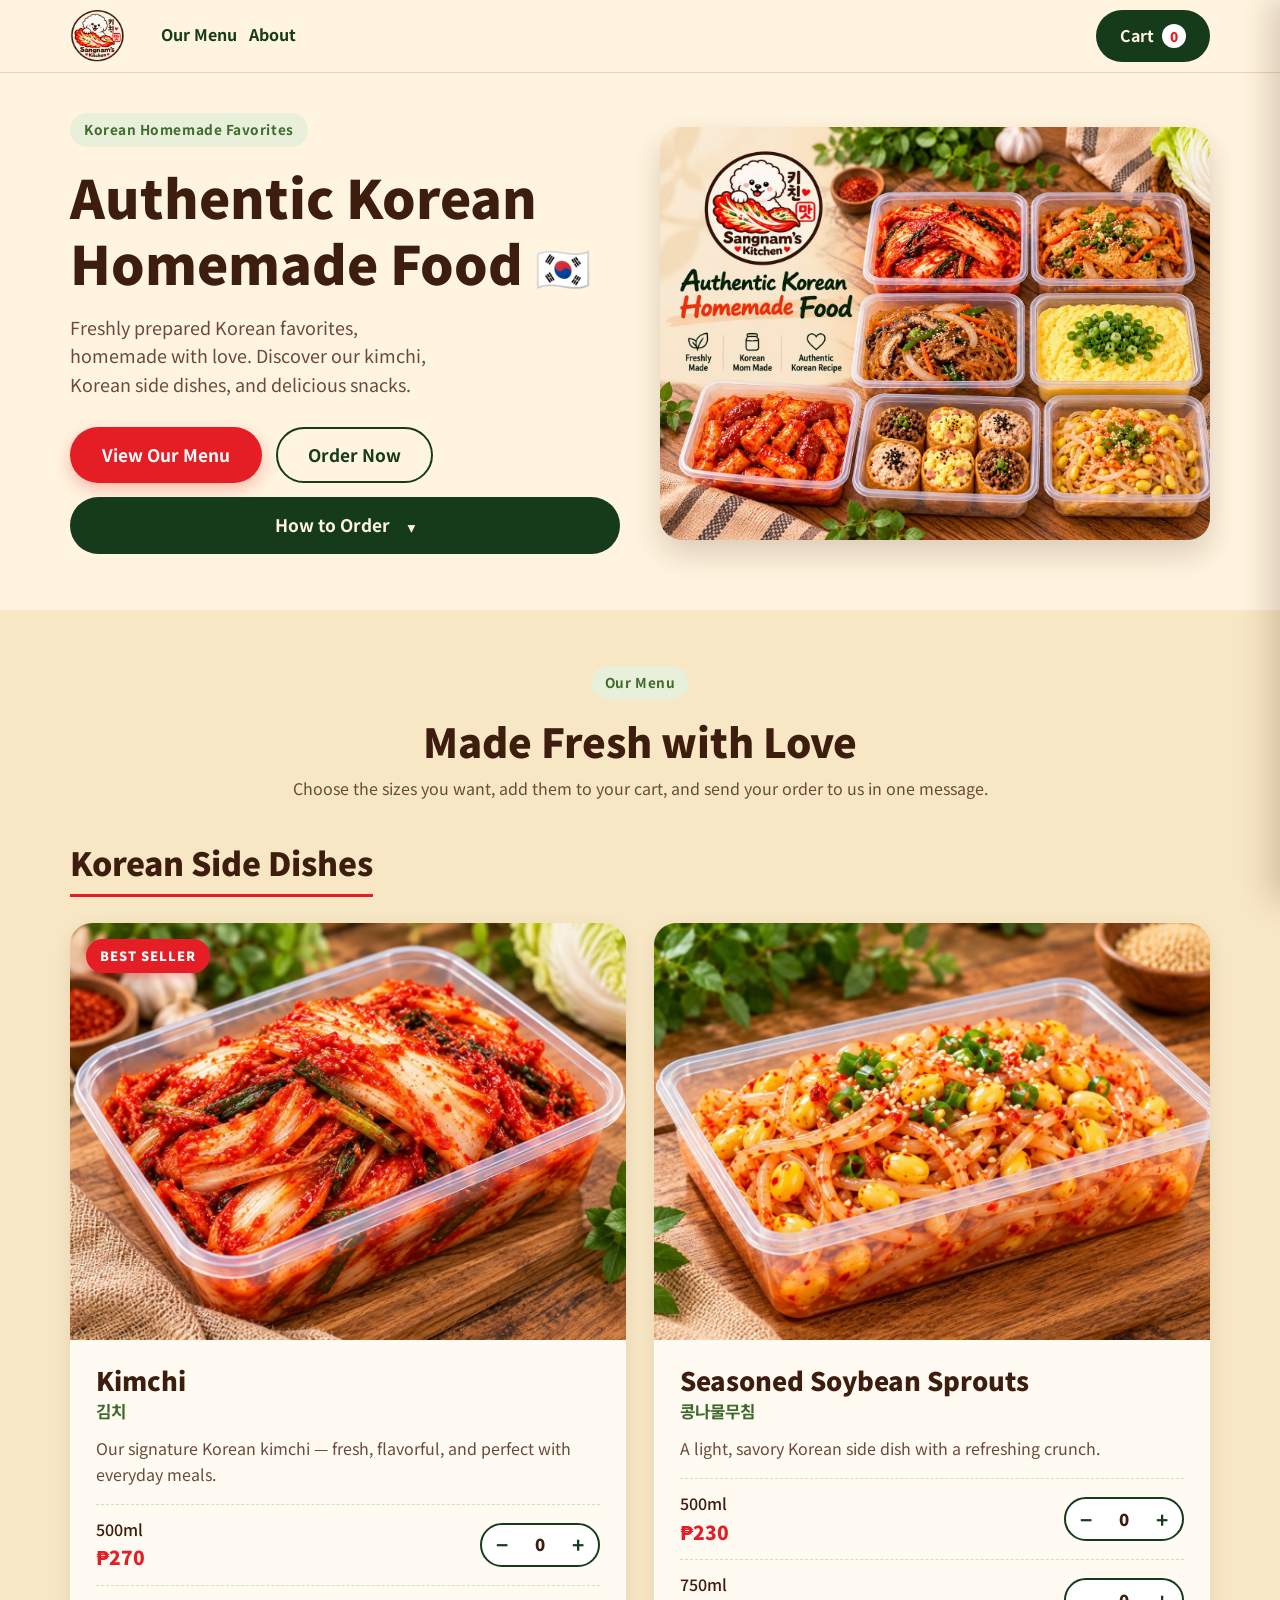
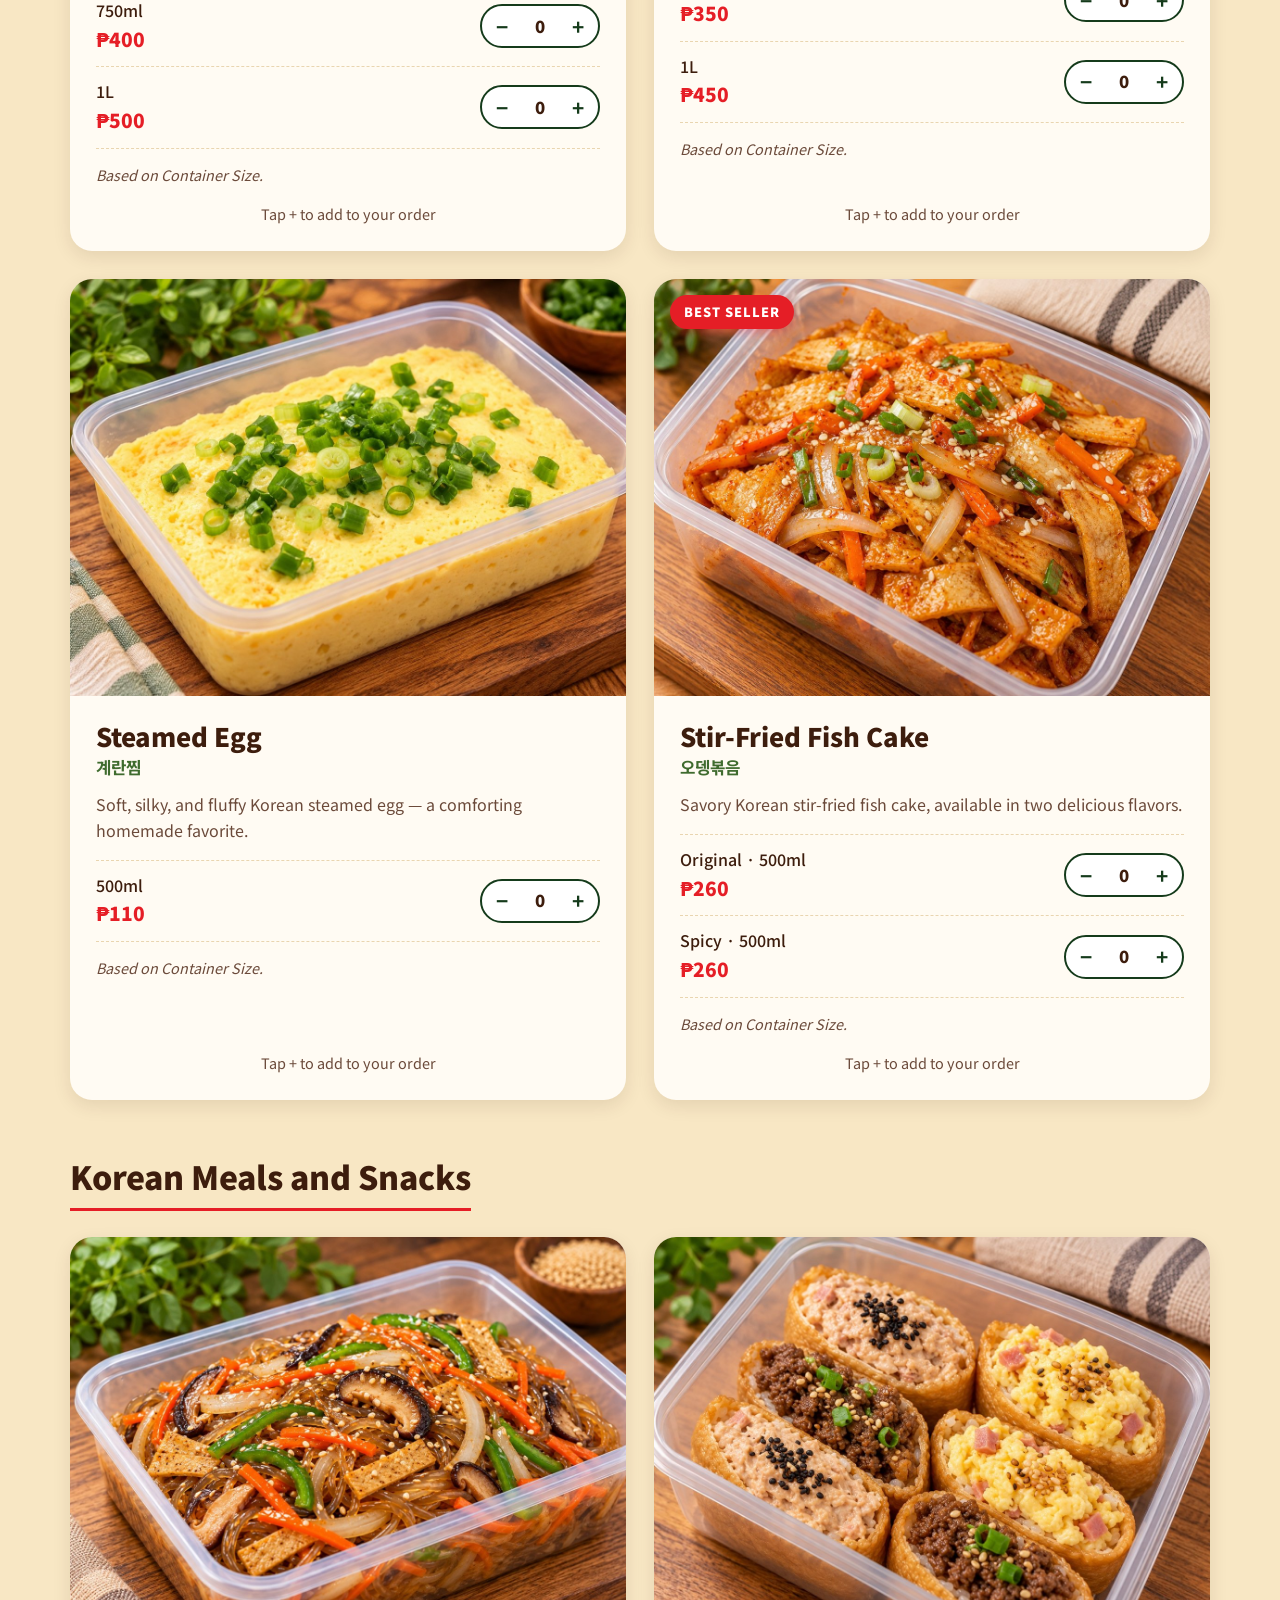
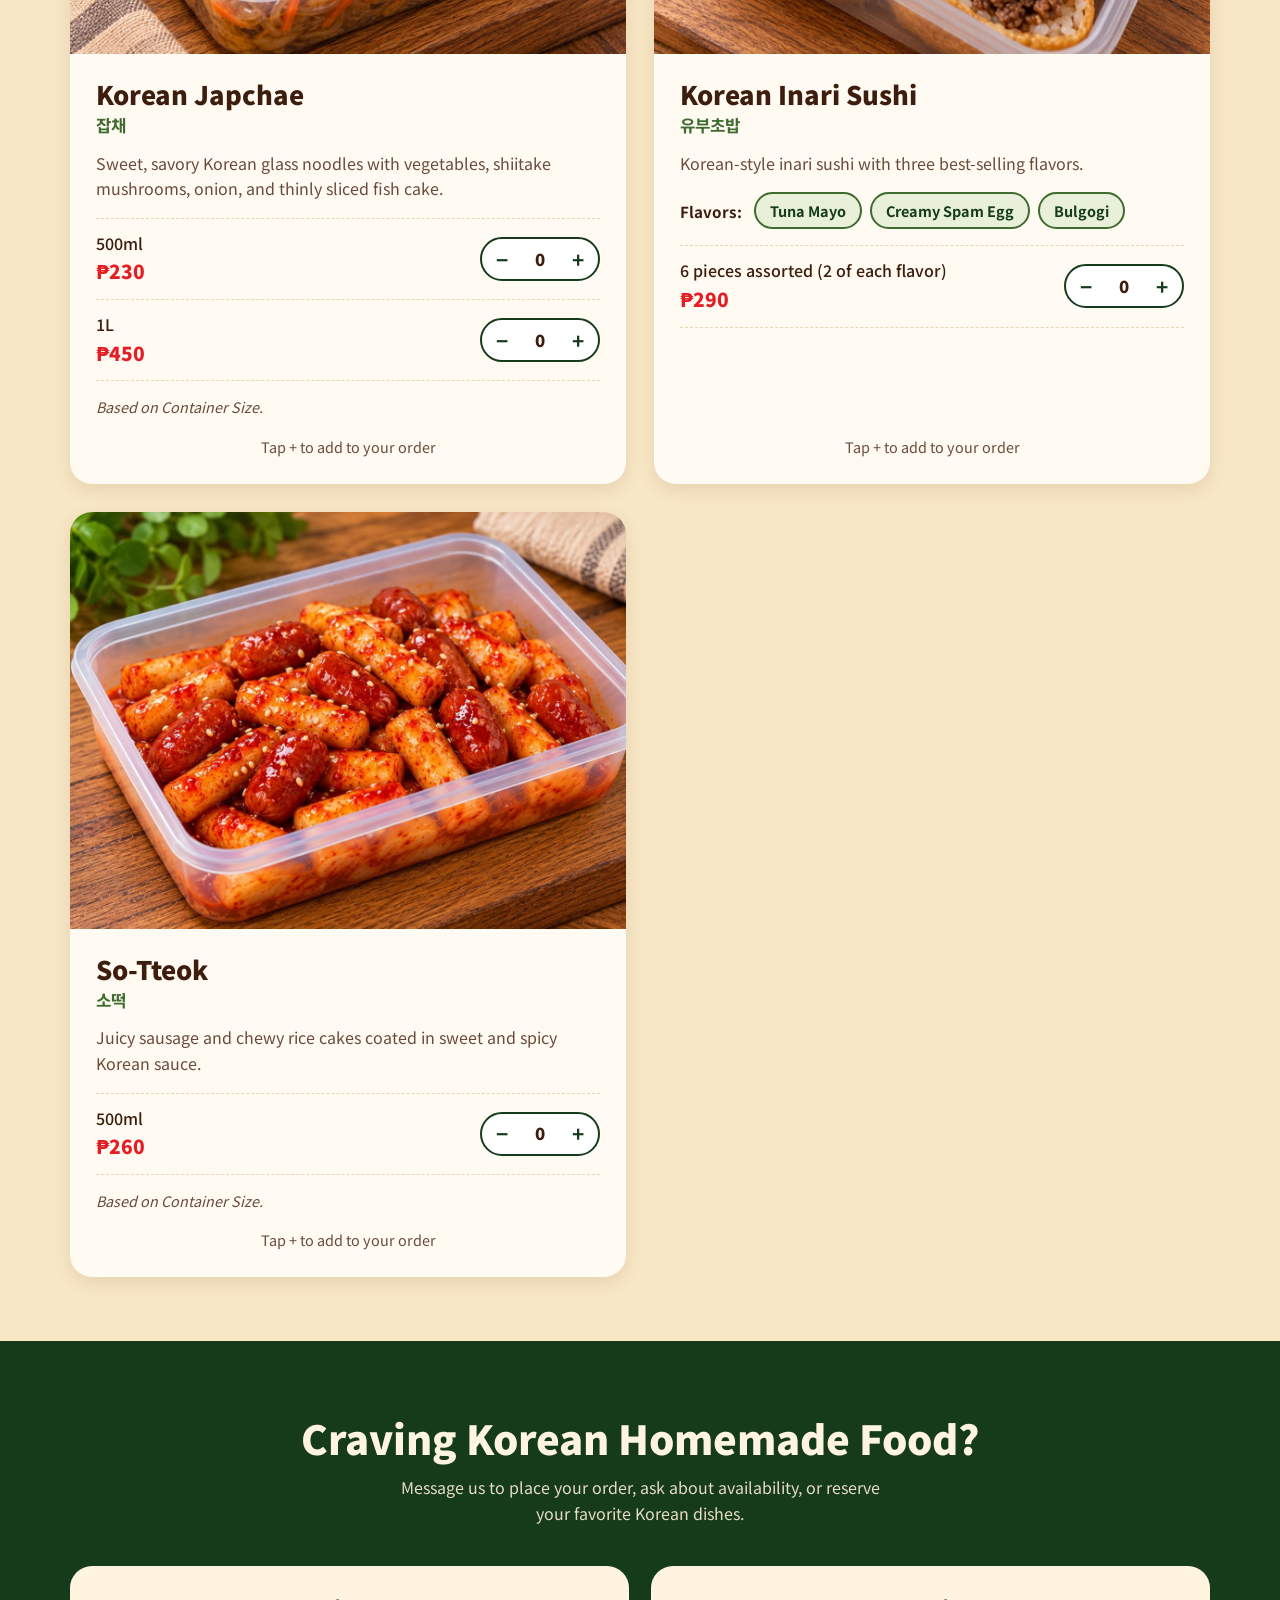
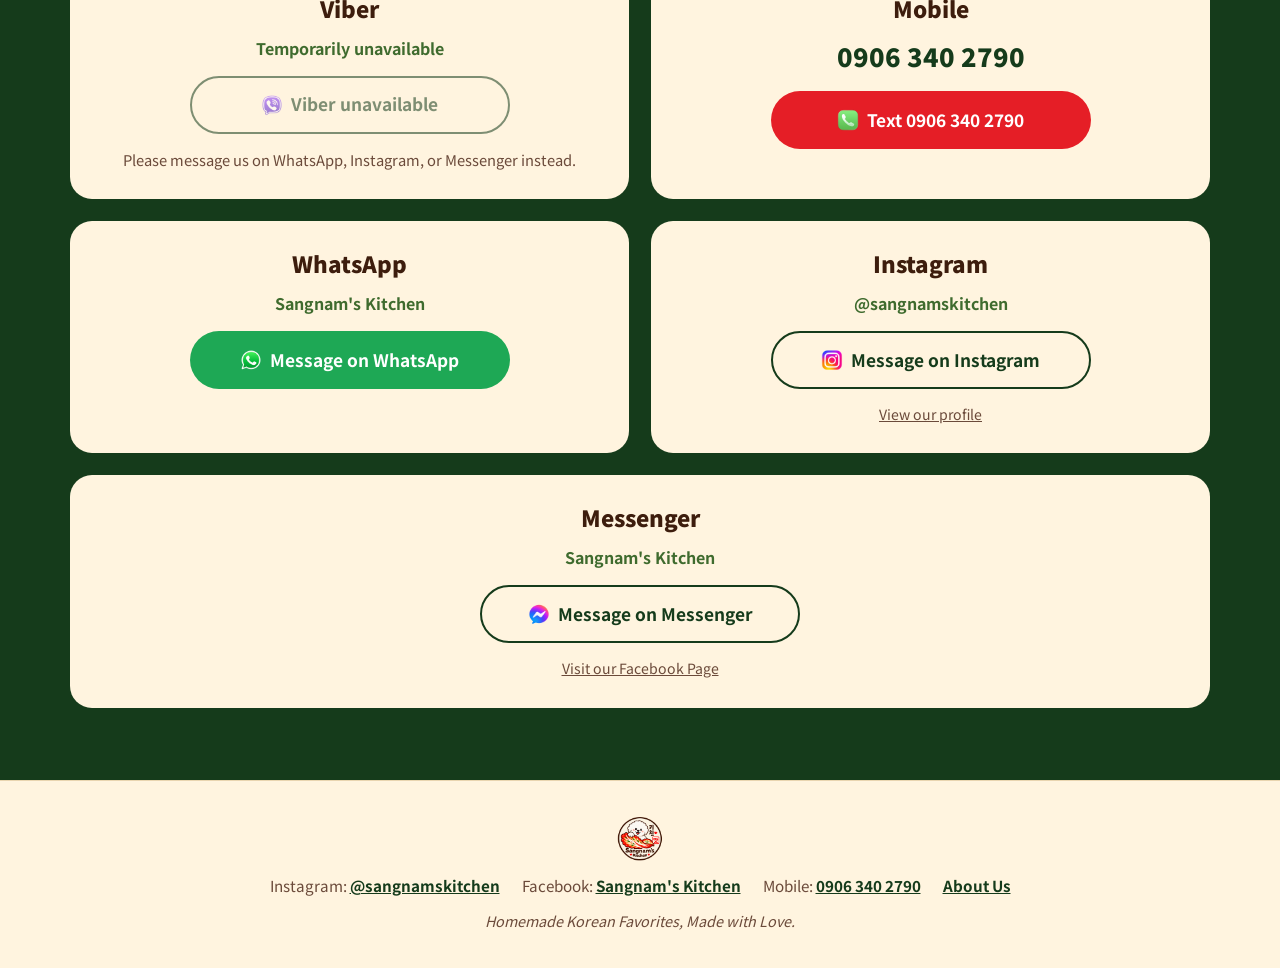
<file: index.html>
<!doctype html>
<html lang="en">
<head>
  <meta charset="UTF-8" />
  <meta name="viewport" content="width=device-width, initial-scale=1.0" />
  <meta name="description" content="Sangnam's Kitchen: freshly prepared Korean homemade favorites in Acacia Estates, Taguig. Kimchi, Korean side dishes, and snacks. Build your order and send it via WhatsApp, Messenger, or Instagram." />
  <meta name="theme-color" content="#FFF4DF" />
  <meta property="og:title" content="Sangnam's Kitchen | Authentic Korean Homemade Food" />
  <meta property="og:description" content="Homemade Korean favorites, made fresh with love. View our menu and place your order." />
  <meta property="og:type" content="website" />
  <title>Sangnam's Kitchen | Authentic Korean Homemade Food</title>
  <link rel="icon" href="images/logo.png" />
  <link rel="preconnect" href="https://fonts.googleapis.com" />
  <link rel="preconnect" href="https://fonts.gstatic.com" crossorigin />
  <link href="https://fonts.googleapis.com/css2?family=Noto+Sans+KR:wght@400;500;700;900&display=swap" rel="stylesheet" />
  <link rel="stylesheet" href="style.css" />
</head>
<body>

  <!-- HEADER -->
  <header class="site-header">
    <div class="container header-inner">
      <a href="#top" class="brand" aria-label="Sangnam's Kitchen, back to top">
        <img class="logo" src="images/logo.png" alt="Sangnam's Kitchen logo"
             onerror="this.outerHTML='<span class=&quot;wordmark&quot;>Sangnam&rsquo;s Kitchen</span>'" />
      </a>
      <nav class="site-nav" aria-label="Main">
        <a href="#menu" class="nav-link">Our Menu</a>
        <a href="about.html" class="nav-link">About</a>
      </nav>
      <button type="button" class="btn btn-viber btn-md header-cart" data-open-cart aria-controls="cart">
        Cart <span class="cart-count" data-cart-count>0</span>
      </button>
    </div>
  </header>

  <main id="top">

    <!-- HERO -->
    <section class="hero" aria-labelledby="hero-title">
      <div class="container hero-inner">
        <div class="hero-text">
          <span class="eyebrow">Korean Homemade Favorites</span>
          <h1 id="hero-title">Authentic Korean Homemade Food <span class="flag" aria-hidden="true">🇰🇷</span></h1>
          <p class="hero-sub">Freshly prepared Korean favorites, homemade with love. Discover our kimchi, Korean side dishes, and delicious snacks.</p>
          <div class="hero-actions">
            <a href="#menu" class="btn btn-primary btn-lg">View Our Menu</a>
            <button type="button" class="btn btn-outline btn-lg" data-open-cart>Order Now</button>
            <details class="how-details" id="how-to-order">
              <summary class="btn btn-green btn-lg how-summary">How to Order</summary>
              <div class="how-panel">
                <ol class="steps">
          <li><span class="step-num">1</span><div><strong>Choose your dishes.</strong> Tap <b>+</b> under the size you want. Tap <b>&minus;</b> to lower the number.</div></li>
          <li><span class="step-num">2</span><div><strong>Open your cart.</strong> Tap <b>Cart</b> at the top to review your order and total.</div></li>
          <li><span class="step-num">3</span><div><strong>Send your order.</strong> Tap <b>Send My Order</b> and choose WhatsApp, Messenger, Instagram, or any app. Then tap Send in that chat.</div></li>
        </ol>
                <div class="how-note">
          <p><strong>Did not see the app list?</strong> Tap <b>Copy Order</b>, open WhatsApp, Messenger, or Instagram, press and hold the message box, and tap <b>Paste</b>.</p>
          <p>WhatsApp, Messenger, and Instagram must be installed on your phone. Open this page in Safari (iPhone) or Chrome (Android), not inside the Facebook or Instagram app.</p>
        </div>
              </div>
            </details>
          </div>
        </div>
        <div class="hero-media">
          <img class="hero-img" src="images/hero.jpg" alt="Sangnam's Kitchen Korean homemade dishes, featuring kimchi" loading="eager"
               onerror="this.outerHTML=pendingHTML('hero.jpg')" />
        </div>
      </div>
    </section>

    <!-- MENU -->
    <section class="menu" id="menu" aria-labelledby="menu-title">
      <div class="container">
        <header class="section-head">
          <span class="eyebrow">Our Menu</span>
          <h2 id="menu-title">Made Fresh with Love</h2>
          <p>Choose the sizes you want, add them to your cart, and send your order to us in one message.</p>
        </header>
        <div id="menu-categories"></div>
      </div>
    </section>

    <!-- CONTACT -->
    <section class="contact" id="contact" aria-labelledby="contact-title">
      <div class="container">
        <header class="contact-head">
          <h2 id="contact-title">Craving Korean Homemade Food?</h2>
          <p>Message us to place your order, ask about availability, or reserve your favorite Korean dishes.</p>
        </header>
        <div class="contact-grid" id="contact-grid"></div>
      </div>
    </section>

  </main>

  <!-- FOOTER -->
  <footer class="site-footer">
    <div class="container footer-inner">
      <img class="footer-logo" src="images/logo.png" alt="Sangnam's Kitchen"
           onerror="this.outerHTML='<span class=&quot;wordmark&quot;>Sangnam&rsquo;s Kitchen</span>'" />
      <ul class="footer-links">
        <li>Instagram: <a href="https://www.instagram.com/sangnamskitchen/" target="_blank" rel="noopener noreferrer">@sangnamskitchen</a></li>
        <li>Facebook: <a href="https://www.facebook.com/sangnamskitchen/" target="_blank" rel="noopener noreferrer">Sangnam's Kitchen</a></li>
        <li>Mobile: <a href="tel:+639063402790">0906 340 2790</a></li>
        <li><a href="about.html">About Us</a></li>
      </ul>
      <p class="footer-tagline">Homemade Korean Favorites, Made with Love.</p>
    </div>
  </footer>

  <!-- CART DRAWER -->
  <div class="cart-overlay" id="cart-overlay" data-close-cart></div>
  <aside class="cart" id="cart" role="dialog" aria-modal="true" aria-labelledby="cart-title" aria-hidden="true">
    <div class="cart-head">
      <h2 id="cart-title">Your Order</h2>
      <button type="button" class="icon-btn" data-close-cart aria-label="Close cart">&times;</button>
    </div>

    <div class="cart-body">
      <p class="cart-empty" id="cart-empty">Your cart is empty. Add sizes from the menu to start your order.</p>
      <ul class="cart-lines" id="cart-lines"></ul>

      <div id="cart-details" hidden>

        <div class="cart-contact">
          <label class="cart-field">
            Your name (required)
            <input type="text" id="cust-name" maxlength="60" autocomplete="name" placeholder="e.g. Maria Santos" required>
          </label>
          <label class="cart-field">
            <span class="label-with-icon"><img src="images/mobile.png" alt="" class="platform-icon"> Mobile number (required)</span>
            <input type="tel" id="cust-mobile" maxlength="20" inputmode="tel" autocomplete="tel" placeholder="09XX XXX XXXX" required>
          </label>
        </div>

        <div class="cart-total">
          <span>Total</span>
          <strong id="cart-total">₱0</strong>
        </div>
        <p class="cart-note">Prices are per container size. We'll confirm availability and the final total when we reply.</p>

        <label class="cart-field">
          Order message (what gets sent)
          <textarea id="order-preview" rows="7" readonly></textarea>
        </label>
      </div>
    </div>

    <div class="cart-foot">
      <button type="button" class="btn btn-primary btn-lg btn-block" id="btn-send" disabled>Send My Order</button>
      <div class="cart-foot-row">
        <button type="button" class="btn btn-outline" id="btn-copy" disabled>Copy Order</button>
        <button type="button" class="btn btn-outline" id="btn-clear" disabled>Clear All</button>
      </div>
      <p class="send-status" id="send-status" role="status"></p>
      <p class="platform-label">Or paste your order into a chat:</p>
      <div class="platform-row">
        <a class="btn btn-viber" id="link-viber" href="#" target="_blank" rel="noopener noreferrer" data-platform><img src="images/viber.png" alt="" class="platform-icon">Viber</a>
        <a class="btn btn-messenger" id="link-messenger" href="#" target="_blank" rel="noopener noreferrer" data-platform><img src="images/messenger.png" alt="" class="platform-icon">Messenger</a>
        <a class="btn btn-instagram" id="link-instagram" href="#" target="_blank" rel="noopener noreferrer" data-platform><img src="images/instagram.png" alt="" class="platform-icon">Instagram</a>
        <a class="btn btn-whatsapp" id="link-whatsapp" href="#" target="_blank" rel="noopener noreferrer" data-platform><img src="images/whatsapp.png" alt="" class="platform-icon">WhatsApp</a>
      </div>
    </div>
  </aside>

  <!-- Mobile-only action bar -->
  <nav class="mobile-bar three" aria-label="Quick actions">
    <a href="#menu" class="mobile-bar-btn mobile-bar-btn-secondary">Menu</a>
    <a href="about.html" class="mobile-bar-btn mobile-bar-btn-secondary">About</a>
    <button type="button" class="mobile-bar-btn mobile-bar-btn-primary" data-open-cart>
      Cart <span class="cart-count" data-cart-count>0</span>
    </button>
  </nav>

  <script>
    /* =========================================================
       SITE SETTINGS: edit these values
       ========================================================= */
    const SITE = {
      // Viber chat link (opens a chat with the shop's number in the Viber app).
      viberUrl: "viber://chat?number=%2B639063402790",
    viberAvailable: false, // set to true when Viber is back
      viberNumber: "639063402790",        // digits only, international format

      // Messenger and Instagram direct-message links (derived from the Facebook/Instagram pages).
      messengerUrl: "https://m.me/sangnamskitchen",
      whatsappUrl: "https://wa.me/message/4I4C3RKYYJWVM1",
      instagramDmUrl: "https://ig.me/m/sangnamskitchen",
      instagramUrl: "https://www.instagram.com/sangnamskitchen/",
      instagramHandle: "@sangnamskitchen",
      facebookUrl: "https://www.facebook.com/sangnamskitchen/",
      facebookName: "Sangnam's Kitchen",

      phoneTel: "+639063402790",
      phoneDisplay: "0906 340 2790"
    };

    /* =========================================================
       MENU: the single source of truth for products and prices.
       - prices: one entry per container size (each gets its own stepper)
       - flavorOptions: flavors that are ordered separately (each gets its own stepper)
       - flavors: flavors shown as information only (no separate ordering)
       ========================================================= */
    const CATEGORIES = [
      { id: "side-dishes", title: "Korean Side Dishes" },
      { id: "meals-snacks", title: "Korean Meals and Snacks" }
    ];

    const CONTAINER_NOTE = "Based on Container Size.";

    const MENU = [
      // ---------- Category A: Korean Side Dishes ----------
      {
        id: "kimchi",
        name: "Kimchi",
        korean: "김치",
        category: "side-dishes",
        description: "Our signature Korean kimchi — fresh, flavorful, and perfect with everyday meals.",
        image: "kimchi.jpg",
        imageAlt: "Sangnam's Kitchen kimchi in a clear food container",
        bestSeller: true,
        prices: [
          { label: "500ml", price: 270 },
          { label: "750ml", price: 400 },
          { label: "1L", price: 500 }
        ],
        priceNote: CONTAINER_NOTE
      },
      {
        id: "seasoned-soybean-sprouts",
        name: "Seasoned Soybean Sprouts",
        korean: "콩나물무침",
        category: "side-dishes",
        description: "A light, savory Korean side dish with a refreshing crunch.",
        image: "seasoned-soybean-sprouts.jpg",
        imageAlt: "Seasoned soybean sprouts Korean side dish from Sangnam's Kitchen",
        prices: [
          { label: "500ml", price: 230 },
          { label: "750ml", price: 350 },
          { label: "1L", price: 450 }
        ],
        priceNote: CONTAINER_NOTE
      },
      {
        id: "steamed-egg",
        name: "Steamed Egg",
        korean: "계란찜",
        category: "side-dishes",
        description: "Soft, silky, and fluffy Korean steamed egg — a comforting homemade favorite.",
        image: "steamed-egg.jpg",
        imageAlt: "Soft Korean steamed egg in a container from Sangnam's Kitchen",
        prices: [{ label: "500ml", price: 110 }],
        priceNote: CONTAINER_NOTE
      },
      {
        id: "stir-fried-fish-cake",
        name: "Stir-Fried Fish Cake",
        korean: "오뎅볶음",
        category: "side-dishes",
        description: "Savory Korean stir-fried fish cake, available in two delicious flavors.",
        image: "stir-fried-fish-cake.jpg",
        imageAlt: "Korean stir-fried fish cake from Sangnam's Kitchen",
        bestSeller: true,
        flavorOptions: ["Original", "Spicy"],
        prices: [{ label: "500ml", price: 260 }],
        priceNote: CONTAINER_NOTE
      },

      // ---------- Category B: Korean Meals and Snacks ----------
      {
        id: "japchae",
        name: "Korean Japchae",
        korean: "잡채",
        category: "meals-snacks",
        description: "Sweet, savory Korean glass noodles with vegetables, shiitake mushrooms, onion, and thinly sliced fish cake.",
        image: "japchae.jpg",
        imageAlt: "Korean japchae glass noodles with vegetables in a rectangular container",
        prices: [
          { label: "500ml", price: 230 },
          { label: "1L", price: 450 }
        ],
        priceNote: CONTAINER_NOTE
      },
      {
        id: "inari-sushi",
        name: "Korean Inari Sushi",
        korean: "유부초밥",
        category: "meals-snacks",
        description: "Korean-style inari sushi with three best-selling flavors.",
        image: "inari-sushi.jpg",
        imageAlt: "Korean inari sushi pieces from Sangnam's Kitchen",
        flavors: ["Tuna Mayo", "Creamy Spam Egg", "Bulgogi"],
        prices: [{ label: "6 pieces assorted (2 of each flavor)", price: 290 }]
      },
      {
        id: "so-tteok",
        name: "So-Tteok",
        korean: "소떡",
        category: "meals-snacks",
        description: "Juicy sausage and chewy rice cakes coated in sweet and spicy Korean sauce.",
        image: "so-tteok.jpg",
        imageAlt: "Korean so-tteok sausage and rice cake skewers from Sangnam's Kitchen",
        prices: [{ label: "500ml", price: 260 }],
        priceNote: CONTAINER_NOTE
      }
    ];

    /* =========================================================
       Order options: every orderable size (and flavor) is one option
       ========================================================= */
    function optionsFor(item) {
      const flavors = item.flavorOptions || [null];
      const out = [];
      flavors.forEach((flavor) => {
        item.prices.forEach((p) => {
          out.push({
            id: [item.id, flavor || "", p.label].join("|"),
            item: item,
            label: p.label,
            text: [flavor, p.label].filter(Boolean).join(" · "),
            price: p.price
          });
        });
      });
      return out;
    }

    const ALL_OPTIONS = MENU.flatMap(optionsFor);
    const OPTION_BY_ID = {};
    ALL_OPTIONS.forEach((o) => { OPTION_BY_ID[o.id] = o; });

    /* =========================================================
       Cart state (kept in this browser only; cleared with "Clear All")
       ========================================================= */
    const CART_KEY = "sangnams-kitchen-cart";
    let cart = {};

    try {
      const saved = JSON.parse(localStorage.getItem(CART_KEY) || "{}");
      if (saved && typeof saved === "object") cart = saved;
    } catch (e) { /* storage unavailable: cart works for this visit only */ }

    function saveCart() {
      try { localStorage.setItem(CART_KEY, JSON.stringify(cart)); } catch (e) { /* ignore */ }
    }

    function cartLines() {
      return Object.keys(cart)
        .filter((id) => OPTION_BY_ID[id] && cart[id] > 0)
        .map((id) => ({ opt: OPTION_BY_ID[id], qty: cart[id] }));
    }

    function cartCount() {
      return cartLines().reduce((sum, l) => sum + l.qty, 0);
    }

    function cartTotal() {
      return cartLines().reduce((sum, l) => sum + l.qty * l.opt.price, 0);
    }

    function setQty(id, qty) {
      const next = Math.max(0, Math.min(99, qty));
      if (next === 0) delete cart[id];
      else cart[id] = next;
      saveCart();
      refreshUI();
    }

    /* =========================================================
       Helpers
       ========================================================= */
    function escapeHTML(str) {
      return String(str).replace(/[&<>"']/g, (c) => ({
        "&": "&amp;", "<": "&lt;", ">": "&gt;", '"': "&quot;", "'": "&#39;"
      }[c]));
    }

    function formatPeso(n) {
      return "₱" + Number(n).toLocaleString("en-PH");
    }

    function pendingHTML(file) {
      return '<div class="img-pending" role="img" aria-label="Photo pending: ' + escapeHTML(file) + '">' +
        '<span class="img-pending-title">Photo pending</span>' +
        '<span class="img-pending-file">images/' + escapeHTML(file) + "</span></div>";
    }

    function imageTag(file, alt, className) {
      return '<img class="' + className + '" src="images/' + escapeHTML(file) + '" alt="' + escapeHTML(alt) +
        '" loading="lazy" decoding="async" onerror="this.outerHTML=pendingHTML(\'' + escapeHTML(file) + '\')" />';
    }

    function stepper(id) {
      const q = cart[id] || 0;
      const safeId = escapeHTML(id);
      return '<div class="stepper">' +
        '<button type="button" class="step-btn" data-dec="' + safeId + '" aria-label="Remove one">&minus;</button>' +
        '<span class="step-qty' + (q ? " is-set" : "") + '" data-qty-for="' + safeId + '" aria-live="polite">' + q + "</span>" +
        '<button type="button" class="step-btn" data-inc="' + safeId + '" aria-label="Add one">+</button>' +
        "</div>";
    }

    /* =========================================================
       Rendering: menu and contact
       ========================================================= */
    function productCard(item) {
      const badge = item.bestSeller ? '<span class="badge">BEST SELLER</span>' : "";

      const flavorChips = item.flavors ? (
        '<div class="flavor-row" aria-label="Flavors"><span class="flavor-label">Flavors:</span>' +
        item.flavors.map((f) => '<span class="flavor-chip">' + escapeHTML(f) + "</span>").join("") +
        "</div>"
      ) : "";

      const rows = optionsFor(item).map((opt) =>
        '<li class="price-row">' +
          '<div class="price-info"><span class="price-size">' + escapeHTML(opt.text) + "</span>" +
          '<span class="price-value">' + formatPeso(opt.price) + "</span></div>" +
          stepper(opt.id) +
        "</li>"
      ).join("");

      const note = item.priceNote ? '<p class="price-note">' + escapeHTML(item.priceNote) + "</p>" : "";

      return '<article class="product-card" aria-labelledby="product-' + item.id + '">' +
        '<div class="product-media">' + badge + imageTag(item.image, item.imageAlt, "product-img") + "</div>" +
        '<div class="product-body">' +
          '<h4 class="product-name" id="product-' + item.id + '">' + escapeHTML(item.name) + "</h4>" +
          '<p class="product-korean" lang="ko">' + escapeHTML(item.korean) + "</p>" +
          '<p class="product-desc">' + escapeHTML(item.description) + "</p>" +
          flavorChips +
          '<ul class="price-list" aria-label="' + escapeHTML(item.name) + ' sizes and prices">' + rows + "</ul>" +
          note +
          '<p class="product-cta">Tap + to add to your order</p>' +
        "</div></article>";
    }

    function renderMenu() {
      document.getElementById("menu-categories").innerHTML = CATEGORIES.map((cat) => {
        const items = MENU.filter((i) => i.category === cat.id);
        return '<section class="category" aria-labelledby="category-' + cat.id + '">' +
          '<h3 class="category-title" id="category-' + cat.id + '">' + escapeHTML(cat.title) + "</h3>" +
          '<div class="menu-grid">' + items.map(productCard).join("") + "</div></section>";
      }).join("");
    }

    function viberCardHTML() {
      if (!SITE.viberAvailable) {
        return '<article class="contact-card"><h3 class="contact-card-title">Viber</h3>' +
          '<p class="contact-handle">Temporarily unavailable</p>' +
          '<span class="btn btn-outline btn-lg contact-btn is-disabled" aria-disabled="true"><img src="images/viber.png" alt="" class="platform-icon">Viber unavailable</span>' +
          '<p class="contact-note-plain">Please message us on WhatsApp, Instagram, or Messenger instead.</p></article>';
      }
      return '<article class="contact-card"><h3 class="contact-card-title">Viber</h3>' +
        '<a class="btn btn-viber btn-lg contact-btn" href="' + viberHref() + '" target="_blank" rel="noopener noreferrer"><img src="images/viber.png" alt="" class="platform-icon">Message Us on Viber</a>' +
        '<figure class="qr-figure">' + imageTag("viber-qr.png", "Sangnam's Kitchen Viber QR code", "qr-img") +
        "<figcaption>Scan with Viber</figcaption></figure></article>";
    }

    function renderContact() {
      document.getElementById("contact-grid").innerHTML =
        // Viber
        viberCardHTML() +

        // Mobile
        '<article class="contact-card"><h3 class="contact-card-title">Mobile</h3>' +
          '<p class="phone-number"><a class="phone-link" href="tel:' + SITE.phoneTel + '">' + SITE.phoneDisplay + "</a></p>" +
          '<a class="btn btn-viber btn-lg contact-btn" href="sms:' + SITE.phoneTel + '"><img src="images/mobile.png" alt="" class="platform-icon">Text ' + SITE.phoneDisplay + "</a></article>" +

        // WhatsApp
        '<article class="contact-card"><h3 class="contact-card-title">WhatsApp</h3>' +
          '<p class="contact-handle">' + escapeHTML(SITE.facebookName) + "</p>" +
          '<a class="btn btn-whatsapp btn-lg contact-btn" href="' + escapeHTML(SITE.whatsappUrl) + '" target="_blank" rel="noopener noreferrer"><img src="images/whatsapp.png" alt="" class="platform-icon">Message on WhatsApp</a></article>' +

        // Instagram
        '<article class="contact-card"><h3 class="contact-card-title">Instagram</h3>' +
          '<p class="contact-handle">' + escapeHTML(SITE.instagramHandle) + "</p>" +
          '<a class="btn btn-outline btn-lg contact-btn" href="' + escapeHTML(SITE.instagramDmUrl) + '" target="_blank" rel="noopener noreferrer"><img src="images/instagram.png" alt="" class="platform-icon">Message on Instagram</a>' +
          '<a class="contact-note" href="' + escapeHTML(SITE.instagramUrl) + '" target="_blank" rel="noopener noreferrer">View our profile</a></article>' +

        // Messenger / Facebook
        '<article class="contact-card"><h3 class="contact-card-title">Messenger</h3>' +
          '<p class="contact-handle">' + escapeHTML(SITE.facebookName) + "</p>" +
          '<a class="btn btn-outline btn-lg contact-btn" href="' + escapeHTML(SITE.messengerUrl) + '" target="_blank" rel="noopener noreferrer"><img src="images/messenger.png" alt="" class="platform-icon">Message on Messenger</a>' +
          '<a class="contact-note" href="' + escapeHTML(SITE.facebookUrl) + '" target="_blank" rel="noopener noreferrer">Visit our Facebook Page</a></article>';
    }

    /* =========================================================
       Customer contact (name optional, mobile required)
       ========================================================= */
    const CONTACT_KEY = "sangnams-kitchen-contact";
    let contact = { name: "", mobile: "" };
    try {
      const saved = JSON.parse(localStorage.getItem(CONTACT_KEY) || "{}");
      contact.name = String(saved.name || "");
      contact.mobile = String(saved.mobile || "");
    } catch (e) { /* storage unavailable: start blank */ }

    function saveContact() {
      try { localStorage.setItem(CONTACT_KEY, JSON.stringify(contact)); } catch (e) { /* ignore */ }
    }

    function hasValidMobile() {
      return contact.mobile.replace(/\D/g, "").length >= 10;
    }

    function requireContact() {
      const nameField = document.getElementById("cust-name");
      const mobileField = document.getElementById("cust-mobile");
      if (!contact.name) {
        setStatus("Please enter your name so we know who the order is for.");
        if (nameField) { nameField.setAttribute("aria-invalid", "true"); nameField.focus(); }
        return false;
      }
      if (!hasValidMobile()) {
        setStatus("Please enter your mobile number (at least 10 digits) so we can reach you.");
        if (mobileField) { mobileField.setAttribute("aria-invalid", "true"); mobileField.focus(); }
        return false;
      }
      return true;
    }

    /* =========================================================
       Order message and sending
       ========================================================= */
    function viberHref() {
      return SITE.viberUrl.trim() || "viber://chat?number=%2B" + SITE.viberNumber;
    }

    function buildMessage() {
      const lines = cartLines();
      const out = ["Hi Sangnam's Kitchen! I'd like to place this order:", ""];

      if (contact.name) out.push("Name: " + contact.name);
      if (contact.mobile) out.push("Mobile: " + contact.mobile);
      if (contact.name || contact.mobile) out.push("");

      lines.forEach((l, i) => {
        const detail = l.opt.text ? " – " + l.opt.text : "";
        out.push((i + 1) + ". " + l.opt.item.name + detail + " x " + l.qty + " = " + formatPeso(l.qty * l.opt.price));
      });

      out.push("", "Total: " + formatPeso(cartTotal()));
      out.push("", "Please confirm availability and the final total. Thank you!");
      return out.join("\n");
    }

    async function copyOrder() {
      const text = buildMessage();
      try {
        if (navigator.clipboard && window.isSecureContext) {
          await navigator.clipboard.writeText(text);
          return true;
        }
      } catch (e) { /* fall through to the fallback */ }

      // Fallback for browsers without the Clipboard API
      const ta = document.createElement("textarea");
      ta.value = text;
      ta.setAttribute("readonly", "");
      ta.style.position = "fixed";
      ta.style.opacity = "0";
      document.body.appendChild(ta);
      ta.select();
      let ok = false;
      try { ok = document.execCommand("copy"); } catch (e) { ok = false; }
      ta.remove();
      return ok;
    }

    function setStatus(msg) {
      document.getElementById("send-status").textContent = msg;
    }

    async function sendOrder() {
      if (!cartCount()) return setStatus("Your cart is empty. Add items first.");
      if (!requireContact()) return;

      // On phones, the system share sheet lets them pick WhatsApp, Messenger, Instagram, or any app
      if (navigator.share) {
        try {
          await navigator.share({ title: "Order from Sangnam's Kitchen", text: buildMessage() });
          setStatus("Choose a chat in the app to send your order.");
          return;
        } catch (err) {
          if (err && err.name === "AbortError") return;
        }
      }

      const ok = await copyOrder();
      setStatus(ok
        ? "Order copied. Open WhatsApp, Messenger, or Instagram below and paste it into the chat."
        : "Could not copy automatically. Select the text in the order message box and copy it.");
    }

    /* =========================================================
       Cart drawer
       ========================================================= */
    const cartEl = document.getElementById("cart");
    const overlayEl = document.getElementById("cart-overlay");
    let lastFocus = null;

    function openCart() {
      lastFocus = document.activeElement;
      cartEl.classList.add("open");
      overlayEl.classList.add("open");
      cartEl.setAttribute("aria-hidden", "false");
      document.body.classList.add("no-scroll");
      const closeBtn = cartEl.querySelector(".icon-btn");
      if (closeBtn) closeBtn.focus();
    }

    function closeCart() {
      cartEl.classList.remove("open");
      overlayEl.classList.remove("open");
      cartEl.setAttribute("aria-hidden", "true");
      document.body.classList.remove("no-scroll");
      if (lastFocus && typeof lastFocus.focus === "function") lastFocus.focus();
    }

    function renderCart() {
      const lines = cartLines();
      const hasItems = lines.length > 0;

      document.getElementById("cart-empty").hidden = hasItems;
      document.getElementById("cart-details").hidden = !hasItems;

      document.getElementById("cart-lines").innerHTML = lines.map((l) => {
        const id = escapeHTML(l.opt.id);
        return '<li class="cart-line">' +
          '<div class="cart-line-info"><strong>' + escapeHTML(l.opt.item.name) + "</strong>" +
          (l.opt.text ? "<span>" + escapeHTML(l.opt.text) + "</span>" : "") +
          '<span>' + formatPeso(l.opt.price) + " each</span></div>" +
          '<div class="cart-line-right">' + stepper(l.opt.id) +
          '<span class="line-total">' + formatPeso(l.qty * l.opt.price) + "</span>" +
          '<button type="button" class="remove-btn" data-remove="' + id + '">Remove</button></div>' +
          "</li>";
      }).join("");

      document.getElementById("cart-total").textContent = formatPeso(cartTotal());
      document.getElementById("order-preview").value = hasItems ? buildMessage() : "";

      ["btn-send", "btn-copy", "btn-clear"].forEach((id) => {
        document.getElementById(id).disabled = !hasItems;
      });
    }

    function refreshUI() {
      const count = cartCount();
      document.querySelectorAll("[data-cart-count]").forEach((el) => { el.textContent = count; });

      document.querySelectorAll(".step-qty").forEach((el) => {
        const q = cart[el.getAttribute("data-qty-for")] || 0;
        el.textContent = q;
        el.classList.toggle("is-set", q > 0);
      });

      renderCart();
    }

    /* =========================================================
       Events
       ========================================================= */
    document.addEventListener("click", (e) => {
      const target = e.target;

      const inc = target.closest("[data-inc]");
      if (inc) return changeBy(inc.getAttribute("data-inc"), 1);

      const dec = target.closest("[data-dec]");
      if (dec) return changeBy(dec.getAttribute("data-dec"), -1);

      const rem = target.closest("[data-remove]");
      if (rem) return setQty(rem.getAttribute("data-remove"), 0);

      if (target.closest("[data-open-cart]")) return openCart();
      if (target.closest("[data-close-cart]")) return closeCart();
    });

    function changeBy(id, delta) {
      setQty(id, (cart[id] || 0) + delta);
    }

    document.addEventListener("keydown", (e) => {
      if (e.key === "Escape" && cartEl.classList.contains("open")) closeCart();
    });

    document.getElementById("btn-send").addEventListener("click", sendOrder);

    // Name and mobile fields: keep the order message in sync and remember them on this phone
    (function bindContactFields() {
      const nameField = document.getElementById("cust-name");
      const mobileField = document.getElementById("cust-mobile");
      nameField.value = contact.name;
      mobileField.value = contact.mobile;
      nameField.addEventListener("input", () => {
        contact.name = nameField.value.trim();
        nameField.removeAttribute("aria-invalid");
        saveContact();
        refreshPreview();
      });
      mobileField.addEventListener("input", () => {
        contact.mobile = mobileField.value.trim();
        mobileField.removeAttribute("aria-invalid");
        saveContact();
        refreshPreview();
      });
    })();

    function refreshPreview() {
      document.getElementById("order-preview").value = cartCount() ? buildMessage() : "";
    }

    document.getElementById("btn-copy").addEventListener("click", async () => {
      if (!cartCount()) return;
      if (!requireContact()) return;
      const ok = await copyOrder();
      setStatus(ok ? "Order copied. Paste it into WhatsApp, Messenger, or Instagram." : "Could not copy. Select the text in the order message box and copy it.");
    });

    document.getElementById("btn-clear").addEventListener("click", () => {
      if (!cartCount()) return;
      if (!window.confirm("Remove everything from your order?")) return;
      cart = {};
      saveCart();
      setStatus("");
      refreshUI();
    });

    // Platform links: copy the order first (best effort), then the link opens the app
    function setupPlatformLinks() {
      const viberLink = document.getElementById("link-viber");
      if (!SITE.viberAvailable) {
        viberLink.classList.add("is-disabled");
        viberLink.setAttribute("aria-disabled", "true");
        viberLink.setAttribute("href", "#");
        viberLink.removeAttribute("target");
        viberLink.addEventListener("click", (e) => {
          e.preventDefault();
          e.stopImmediatePropagation();
          setStatus("Viber is temporarily unavailable. Please use WhatsApp, Instagram, or Messenger instead.");
        });
      }
      viberLink.setAttribute("href", SITE.viberAvailable ? viberHref() : "#");
      document.getElementById("link-messenger").setAttribute("href", SITE.messengerUrl);
      document.getElementById("link-instagram").setAttribute("href", SITE.instagramDmUrl);
      document.getElementById("link-whatsapp").setAttribute("href", SITE.whatsappUrl);

      document.querySelectorAll("[data-platform]").forEach((a) => {
        a.addEventListener("click", (e) => {
          if (cartCount() && !requireContact()) { e.preventDefault(); return; }
          if (cartCount()) {
            copyOrder().then((ok) => {
              setStatus(ok ? "Order copied. Paste it into the chat." : "Select the order message box and copy it, then paste it into the chat.");
            });
          }
        });
      });
    }

    /* =========================================================
       Start
       ========================================================= */
    function openHowIfLinked() {
      if (location.hash === "#how-to-order") {
        const d = document.querySelector(".how-details");
        if (d) d.open = true;
      }
    }
    openHowIfLinked();
    window.addEventListener("hashchange", openHowIfLinked);

    renderMenu();
    renderContact();
    setupPlatformLinks();
    refreshUI();
  </script>
</body>
</html>
</file>
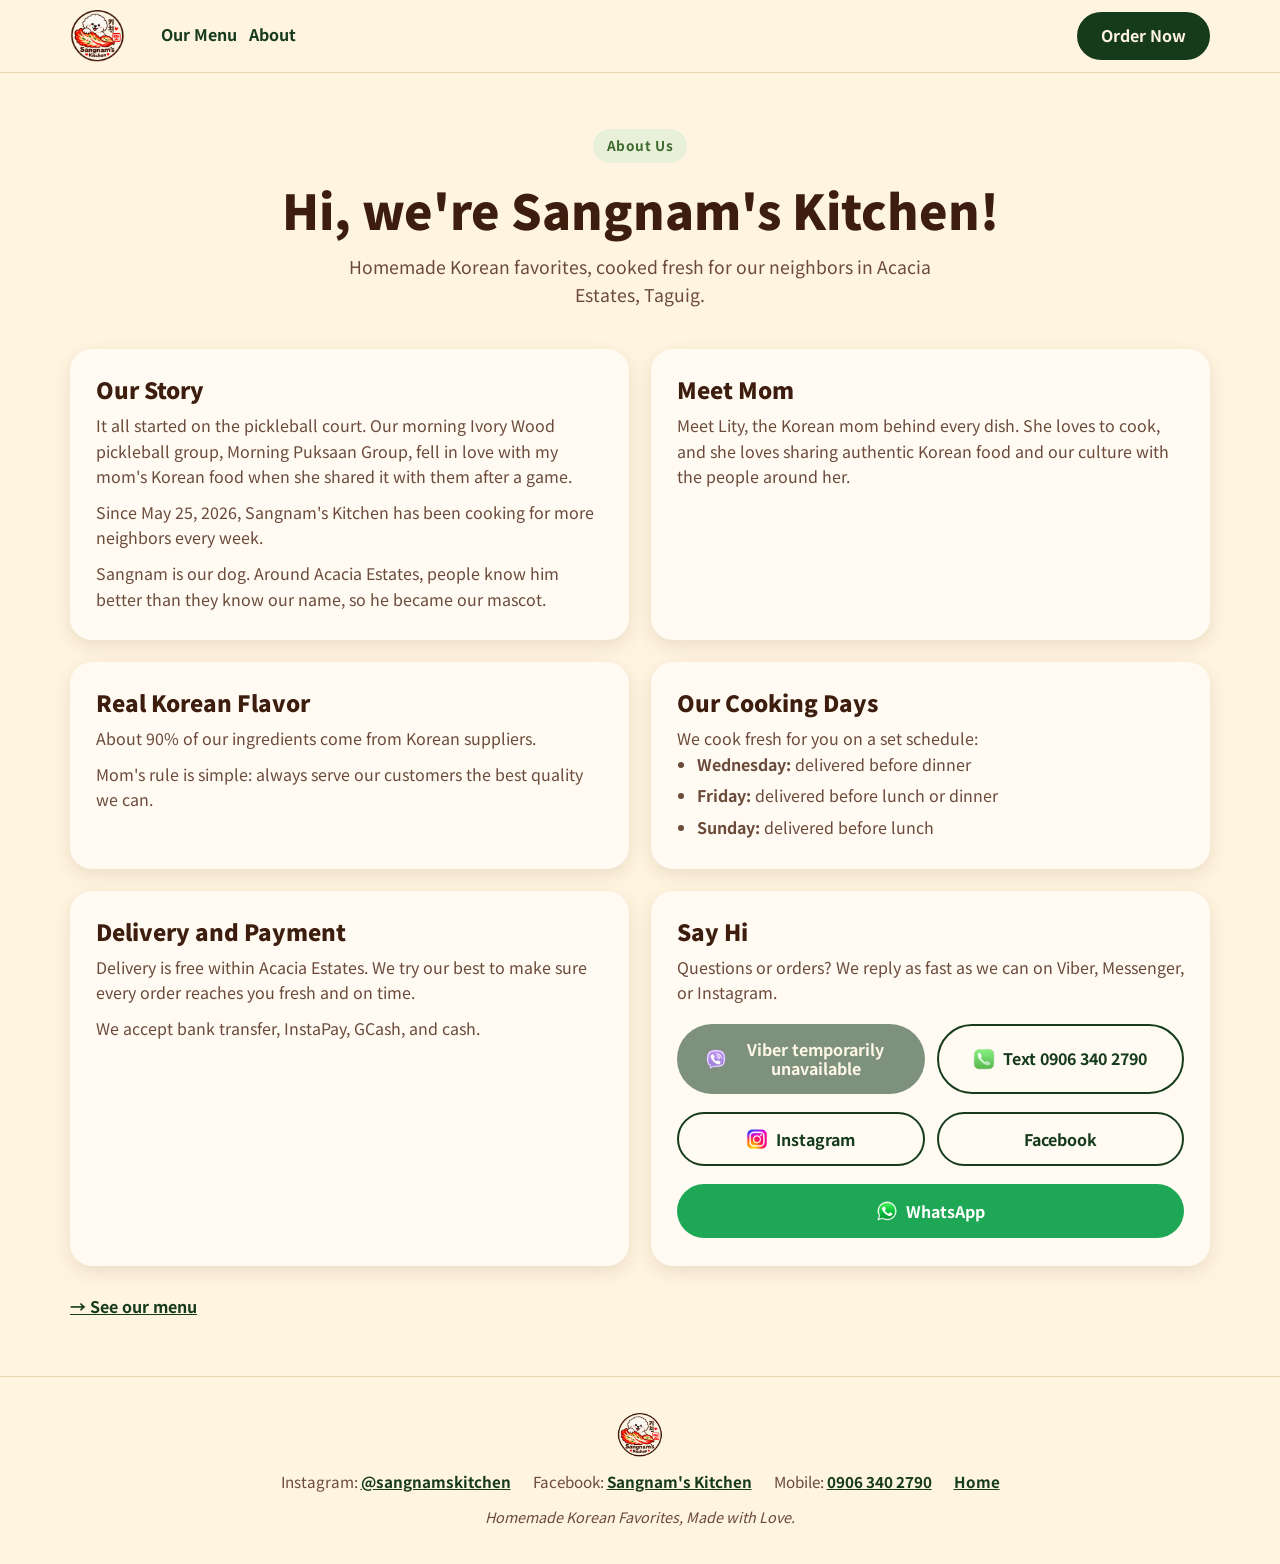
<file: about.html>
<!doctype html>
<html lang="en">
<head>
  <meta charset="UTF-8" />
  <meta name="viewport" content="width=device-width, initial-scale=1.0" />
  <meta name="description" content="About Sangnam's Kitchen: authentic Korean homemade food, cooked fresh in Acacia Estates, Taguig, Philippines." />
  <meta name="theme-color" content="#FFF4DF" />
  <title>About | Sangnam's Kitchen</title>
  <link rel="icon" href="images/logo.png" />
  <link rel="preconnect" href="https://fonts.googleapis.com" />
  <link rel="preconnect" href="https://fonts.gstatic.com" crossorigin />
  <link href="https://fonts.googleapis.com/css2?family=Noto+Sans+KR:wght@400;500;700;900&display=swap" rel="stylesheet" />
  <link rel="stylesheet" href="style.css" />
</head>
<body>

  <!-- HEADER -->
  <header class="site-header">
    <div class="container header-inner">
      <a href="index.html" class="brand" aria-label="Sangnam's Kitchen home">
        <img class="logo" src="images/logo.png" alt="Sangnam's Kitchen logo"
             onerror="this.outerHTML='<span class=&quot;wordmark&quot;>Sangnam&rsquo;s Kitchen</span>'" />
      </a>
      <nav class="site-nav" aria-label="Main">
        <a href="index.html#menu" class="nav-link">Our Menu</a>
        <a href="about.html" class="nav-link" aria-current="page">About</a>
      </nav>
      <a href="index.html#menu" class="btn btn-viber btn-md header-cart">Order Now</a>
    </div>
  </header>

  <main>

    <!-- ABOUT HERO -->
    <section class="about-hero">
      <div class="container">
        <span class="eyebrow">About Us</span>
        <h1>Hi, we're Sangnam's Kitchen!</h1>
        <p>Homemade Korean favorites, cooked fresh for our neighbors in Acacia Estates, Taguig.</p>
      </div>
    </section>

    <!-- ABOUT DETAILS -->
    <section class="about-body">
      <div class="container about-grid">

        <article class="about-card">
          <h2>Our Story</h2>
          <p>It all started on the pickleball court. Our morning Ivory Wood pickleball group, Morning Puksaan Group, fell in love with my mom's Korean food when she shared it with them after a game.</p>
          <p>Since May 25, 2026, Sangnam's Kitchen has been cooking for more neighbors every week.</p>
          <p>Sangnam is our dog. Around Acacia Estates, people know him better than they know our name, so he became our mascot.</p>
        </article>

        <article class="about-card">
          <h2>Meet Mom</h2>
          <p>Meet Lity, the Korean mom behind every dish. She loves to cook, and she loves sharing authentic Korean food and our culture with the people around her.</p>
        </article>

        <article class="about-card">
          <h2>Real Korean Flavor</h2>
          <p>About 90% of our ingredients come from Korean suppliers.</p>
          <p>Mom's rule is simple: always serve our customers the best quality we can.</p>
        </article>

        <article class="about-card">
          <h2>Our Cooking Days</h2>
          <p>We cook fresh for you on a set schedule:</p>
          <ul>
            <li><strong>Wednesday:</strong> delivered before dinner</li>
            <li><strong>Friday:</strong> delivered before lunch or dinner</li>
            <li><strong>Sunday:</strong> delivered before lunch</li>
          </ul>
        </article>

        <article class="about-card">
          <h2>Delivery and Payment</h2>
          <p>Delivery is free within Acacia Estates. We try our best to make sure every order reaches you fresh and on time.</p>
          <p>We accept bank transfer, InstaPay, GCash, and cash.</p>
        </article>

        <article class="about-card">
          <h2>Say Hi</h2>
          <p>Questions or orders? We reply as fast as we can on Viber, Messenger, or Instagram.</p>
          <div class="about-actions">
            <span class="btn btn-viber is-disabled" aria-disabled="true"><img src="images/viber.png" alt="" class="platform-icon">Viber temporarily unavailable</span>
            <a class="btn btn-outline" href="sms:+639063402790"><img src="images/mobile.png" alt="" class="platform-icon">Text 0906 340 2790</a>
          </div>
          <div class="about-actions">
            <a class="btn btn-outline" href="https://www.instagram.com/sangnamskitchen/" target="_blank" rel="noopener noreferrer"><img src="images/instagram.png" alt="" class="platform-icon">Instagram</a>
            <a class="btn btn-outline" href="https://www.facebook.com/sangnamskitchen/" target="_blank" rel="noopener noreferrer">Facebook</a>
          </div>
          <div class="about-actions">
            <a class="btn btn-whatsapp" href="https://wa.me/message/4I4C3RKYYJWVM1" target="_blank" rel="noopener noreferrer"><img src="images/whatsapp.png" alt="" class="platform-icon">WhatsApp</a>
          </div>
        </article>

      </div>
      <div class="container">
        <a href="index.html#menu" class="back-link">&rarr; See our menu</a>
      </div>
    </section>

  </main>

  <!-- FOOTER -->
  <footer class="site-footer">
    <div class="container footer-inner">
      <img class="footer-logo" src="images/logo.png" alt="Sangnam's Kitchen"
           onerror="this.outerHTML='<span class=&quot;wordmark&quot;>Sangnam&rsquo;s Kitchen</span>'" />
      <ul class="footer-links">
        <li>Instagram: <a href="https://www.instagram.com/sangnamskitchen/" target="_blank" rel="noopener noreferrer">@sangnamskitchen</a></li>
        <li>Facebook: <a href="https://www.facebook.com/sangnamskitchen/" target="_blank" rel="noopener noreferrer">Sangnam's Kitchen</a></li>
        <li>Mobile: <a href="tel:+639063402790">0906 340 2790</a></li>
        <li><a href="index.html">Home</a></li>
      </ul>
      <p class="footer-tagline">Homemade Korean Favorites, Made with Love.</p>
    </div>
  </footer>

  <!-- Mobile-only action bar -->
  <nav class="mobile-bar three" aria-label="Quick actions">
    <a href="index.html#menu" class="mobile-bar-btn mobile-bar-btn-secondary">Menu</a>
    <a href="about.html" class="mobile-bar-btn mobile-bar-btn-primary" aria-current="page">About</a>
    <a href="index.html#how-to-order" class="mobile-bar-btn mobile-bar-btn-secondary">How to Order</a>
  </nav>

</body>
</html>
</file>
<file: style.css>
/* Sangnam's Kitchen: shared styles */
/* =========================================================
   Sangnam's Kitchen: brand tokens and layout
   ========================================================= */
:root {
  --cream: #fff4df;
  --cream-deep: #f8e7c4;
  --card: #fffbf3;
  --brown: #3d1d0d;
  --brown-soft: #6b4a3a;
  --green: #153b1b;
  --leaf: #3f6b2e;
  --red: #e51e26;
  --red-dark: #b8141b;
  --beige: #e9d5b0;
  --radius: 22px;
  --shadow: 0 6px 18px rgba(61, 29, 13, 0.1);
  --shadow-hover: 0 14px 30px rgba(61, 29, 13, 0.18);
  --font: "Noto Sans KR", system-ui, -apple-system, "Segoe UI", sans-serif;
  --header-h: 72px;
  --bar-h: 72px;
}

*, *::before, *::after { box-sizing: border-box; }
html { scroll-behavior: smooth; scroll-padding-top: calc(var(--header-h) + 12px); }
body {
  margin: 0;
  font-family: var(--font);
  background: var(--cream);
  color: var(--brown);
  line-height: 1.6;
  -webkit-font-smoothing: antialiased;
}
body.no-scroll { overflow: hidden; }

img { display: block; max-width: 100%; height: auto; }
h1, h2, h3, h4 { margin: 0; line-height: 1.25; font-weight: 900; color: var(--brown); }
p { margin: 0; }
a { color: inherit; }
button { font-family: inherit; }

:focus-visible { outline: 3px solid var(--red); outline-offset: 3px; border-radius: 6px; }
[hidden] { display: none !important; }

.container { width: min(1140px, 100% - 40px); margin-inline: auto; }
.flag { font-size: 0.85em; }

/* ---------- Buttons ---------- */
.btn {
  display: inline-flex;
  align-items: center;
  justify-content: center;
  gap: 8px;
  text-align: center;
  padding: 14px 26px;
  min-height: 48px;
  border-radius: 999px;
  border: 2px solid transparent;
  font: 700 1rem/1.2 var(--font);
  text-decoration: none;
  cursor: pointer;
  transition: transform 0.2s ease, background-color 0.2s ease, color 0.2s ease, box-shadow 0.2s ease;
}
.btn:hover { transform: translateY(-2px); }
.btn:disabled { opacity: 0.5; cursor: not-allowed; transform: none; }
.btn-md { padding: 12px 22px; }
.btn-lg { padding: 16px 30px; font-size: 1.08rem; min-height: 56px; }
.btn-block { width: 100%; }
.btn-primary { background: var(--red); color: #fff; box-shadow: 0 6px 16px rgba(229, 30, 38, 0.28); }
.btn-primary:hover { background: var(--red-dark); }
.btn-outline { background: transparent; color: var(--green); border-color: var(--green); }
.btn-outline:hover { background: var(--green); color: var(--cream); }
.btn-viber { background: var(--green); color: var(--cream); }
.btn-viber:hover { background: #0d2611; }

.cart-count {
  display: inline-flex;
  align-items: center;
  justify-content: center;
  min-width: 24px;
  height: 24px;
  padding: 0 7px;
  border-radius: 999px;
  background: #fff;
  color: var(--red);
  font-size: 0.85rem;
  font-weight: 900;
}

/* ---------- Header ---------- */
.site-header {
  position: sticky;
  top: 0;
  z-index: 50;
  background: rgba(255, 244, 223, 0.97);
  backdrop-filter: blur(6px);
  border-bottom: 1px solid var(--beige);
}
.header-inner { display: flex; align-items: center; gap: 16px; min-height: var(--header-h); }
.brand { text-decoration: none; flex-shrink: 0; }
.logo { height: 52px; width: auto; }
.wordmark { font-weight: 900; font-size: 1.25rem; color: var(--green); }
.site-nav { margin-right: auto; margin-left: 16px; }
.nav-link {
  display: inline-block;
  font-weight: 700;
  text-decoration: none;
  color: var(--green);
  padding: 8px 4px;
  border-bottom: 2px solid transparent;
  transition: border-color 0.2s ease;
}
.nav-link:hover { border-bottom-color: var(--red); }
.header-cart { flex-shrink: 0; }

/* ---------- Hero ---------- */
.hero { padding: 40px 0 56px; }
.hero-inner { display: grid; grid-template-columns: 1fr 1fr; gap: 40px; align-items: center; }
.eyebrow {
  display: inline-block;
  font-weight: 700;
  font-size: 0.85rem;
  letter-spacing: 0.04em;
  color: var(--leaf);
  background: #e8f0da;
  padding: 6px 14px;
  border-radius: 999px;
  margin-bottom: 16px;
}
.hero h1 { font-size: clamp(2.1rem, 4.4vw, 3.3rem); margin-bottom: 18px; }
.hero-sub { font-size: 1.12rem; color: var(--brown-soft); max-width: 38ch; margin-bottom: 28px; }
.hero-actions { display: flex; flex-wrap: wrap; gap: 14px; }
.hero-media {
  border-radius: var(--radius);
  overflow: hidden;
  box-shadow: var(--shadow-hover);
  aspect-ratio: 4 / 3;
  background: var(--cream-deep);
}
.hero-img { width: 100%; height: 100%; object-fit: cover; }

/* ---------- Section headings ---------- */
.section-head { text-align: center; margin-bottom: 40px; }
.section-head h2 { font-size: clamp(1.8rem, 3.2vw, 2.5rem); margin-bottom: 10px; }
.section-head p { color: var(--brown-soft); }

/* ---------- Menu ---------- */
.menu { padding: 56px 0 64px; background: var(--cream-deep); }
.category + .category { margin-top: 56px; }
.category-title {
  font-size: clamp(1.5rem, 2.6vw, 2rem);
  padding-bottom: 12px;
  margin-bottom: 26px;
  border-bottom: 3px solid var(--red);
  display: inline-block;
}
.menu-grid { display: grid; grid-template-columns: repeat(2, minmax(0, 1fr)); gap: 28px; }

.product-card {
  background: var(--card);
  border-radius: var(--radius);
  box-shadow: var(--shadow);
  overflow: hidden;
  display: flex;
  flex-direction: column;
  transition: transform 0.25s ease, box-shadow 0.25s ease;
}
.product-card:hover { transform: translateY(-4px); box-shadow: var(--shadow-hover); }
.product-media { position: relative; aspect-ratio: 4 / 3; background: var(--beige); overflow: hidden; }
.product-img { width: 100%; height: 100%; object-fit: cover; transition: transform 0.4s ease; }
.product-card:hover .product-img { transform: scale(1.03); }
.badge {
  position: absolute;
  top: 16px;
  left: 16px;
  z-index: 2;
  background: var(--red);
  color: #fff;
  font-weight: 900;
  font-size: 0.8rem;
  letter-spacing: 0.08em;
  padding: 7px 14px;
  border-radius: 999px;
  box-shadow: 0 4px 10px rgba(229, 30, 38, 0.35);
}
.product-body { padding: 24px 26px 26px; display: flex; flex-direction: column; flex: 1; }
.product-name { font-size: 1.6rem; }
.product-korean { font-size: 1.05rem; font-weight: 700; color: var(--leaf); margin-top: 2px; margin-bottom: 12px; }
.product-desc { color: var(--brown-soft); margin-bottom: 16px; }
.flavor-row { display: flex; flex-wrap: wrap; align-items: center; gap: 8px; margin-bottom: 16px; }
.flavor-label { font-weight: 700; font-size: 0.95rem; margin-right: 4px; }
.flavor-chip {
  font-weight: 700;
  font-size: 0.9rem;
  padding: 5px 14px;
  border-radius: 999px;
  border: 2px solid transparent;
  background: #e8f0da;
  color: var(--green);
  border-color: var(--leaf);
}

.price-list {
  list-style: none;
  padding: 0;
  margin: 0 0 8px;
  border-top: 1px dashed var(--beige);
  border-bottom: 1px dashed var(--beige);
}
.price-row {
  display: flex;
  flex-wrap: wrap;
  justify-content: space-between;
  align-items: center;
  gap: 10px 12px;
  padding: 12px 0;
  border-bottom: 1px dashed var(--beige);
}
.price-row:last-child { border-bottom: 0; }
.price-info { display: flex; flex-direction: column; min-width: 0; }
.price-size { font-weight: 500; }
.price-value { font-weight: 900; font-size: 1.2rem; color: var(--red); white-space: nowrap; }
.price-note { font-size: 0.9rem; color: var(--brown-soft); font-style: italic; margin: 6px 0 16px; }

/* ---------- Quantity stepper ---------- */
.stepper {
  display: inline-flex;
  align-items: center;
  border: 2px solid var(--green);
  border-radius: 999px;
  overflow: hidden;
  background: #fff;
  flex-shrink: 0;
}
.step-btn {
  width: 40px;
  height: 40px;
  border: 0;
  background: transparent;
  color: var(--green);
  font-size: 1.3rem;
  font-weight: 700;
  cursor: pointer;
  line-height: 1;
  transition: background-color 0.2s ease;
}
.step-btn:hover { background: var(--cream-deep); }
.step-qty {
  min-width: 36px;
  text-align: center;
  font-weight: 900;
  font-size: 1.05rem;
  color: var(--brown);
}
.step-qty.is-set { color: var(--red); }

.product-cta { margin-top: auto; font-size: 0.9rem; color: var(--brown-soft); text-align: center; }

/* Placeholder when a photo file is not yet provided */
.img-pending {
  width: 100%;
  height: 100%;
  display: flex;
  flex-direction: column;
  align-items: center;
  justify-content: center;
  gap: 6px;
  padding: 16px;
  text-align: center;
  background: repeating-linear-gradient(45deg, var(--beige), var(--beige) 12px, var(--cream-deep) 12px, var(--cream-deep) 24px);
  color: var(--brown-soft);
}
.img-pending-title { font-weight: 700; font-size: 1rem; }
.img-pending-file { font-size: 0.8rem; word-break: break-all; }

/* ---------- Contact ---------- */
.contact { padding: 72px 0; background: var(--green); color: var(--cream); }
.contact-head { text-align: center; margin-bottom: 40px; }
.contact-head h2 { color: var(--cream); font-size: clamp(1.8rem, 3.2vw, 2.5rem); margin-bottom: 12px; }
.contact-head p { color: #e8dcc4; max-width: 56ch; margin: 0 auto; }
.contact-grid { display: grid; grid-template-columns: repeat(2, minmax(0, 1fr)); gap: 22px; }
.contact-card {
  background: var(--cream);
  color: var(--brown);
  border-radius: var(--radius);
  padding: 28px 26px;
  display: flex;
  flex-direction: column;
  align-items: center;
  text-align: center;
  gap: 14px;
}
.contact-card-title { font-size: 1.4rem; }
.contact-handle { font-weight: 700; color: var(--leaf); }
.contact-card .btn-viber { background: var(--red); color: #fff; }
.contact-card .btn-viber:hover { background: var(--red-dark); }
.contact-card .btn-outline { color: var(--green); }
.contact-btn { width: 100%; max-width: 320px; }
.contact-note { font-size: 0.88rem; color: var(--brown-soft); }
.phone-number { font-size: 1.6rem; font-weight: 900; color: var(--green); }
.phone-link { text-decoration: none; }
.phone-link:hover { text-decoration: underline; }
.qr-figure { margin: 4px 0 0; width: 100%; max-width: 200px; display: flex; flex-direction: column; align-items: center; gap: 8px; }
.qr-figure figcaption { font-size: 0.9rem; color: var(--brown-soft); }
.qr-img { width: 100%; aspect-ratio: 1 / 1; object-fit: contain; border-radius: 12px; background: #fff; }

/* ---------- Footer ---------- */
.site-footer { padding: 36px 0; background: var(--cream); border-top: 1px solid var(--beige); text-align: center; color: var(--brown-soft); }
.footer-inner { display: grid; gap: 12px; justify-items: center; }
.footer-logo { height: 44px; width: auto; }
.footer-links {
  list-style: none;
  padding: 0;
  margin: 0;
  display: flex;
  flex-wrap: wrap;
  justify-content: center;
  gap: 8px 22px;
  font-size: 0.95rem;
}
.footer-links a { color: var(--green); font-weight: 700; }
.footer-tagline { font-size: 0.9rem; font-style: italic; }

/* ---------- Cart drawer ---------- */
.cart-overlay {
  position: fixed;
  inset: 0;
  background: rgba(61, 29, 13, 0.45);
  z-index: 80;
  opacity: 0;
  pointer-events: none;
  transition: opacity 0.25s ease;
}
.cart-overlay.open { opacity: 1; pointer-events: auto; }

.cart {
  position: fixed;
  top: 0;
  right: 0;
  bottom: 0;
  width: min(460px, 100%);
  z-index: 90;
  background: var(--cream);
  box-shadow: -10px 0 30px rgba(61, 29, 13, 0.2);
  display: flex;
  flex-direction: column;
  transform: translateX(100%);
  transition: transform 0.3s ease;
}
.cart.open { transform: none; }

.cart-head {
  display: flex;
  align-items: center;
  justify-content: space-between;
  padding: 20px 22px;
  border-bottom: 1px solid var(--beige);
}
.cart-head h2 { font-size: 1.5rem; }
.icon-btn {
  width: 44px;
  height: 44px;
  border-radius: 50%;
  border: 2px solid var(--green);
  background: transparent;
  color: var(--green);
  font-size: 1.4rem;
  line-height: 1;
  cursor: pointer;
}
.icon-btn:hover { background: var(--green); color: var(--cream); }

.cart-body { flex: 1; overflow-y: auto; padding: 18px 22px; -webkit-overflow-scrolling: touch; }
.cart-empty { text-align: center; color: var(--brown-soft); padding: 40px 10px; }
.cart-lines { list-style: none; margin: 0 0 18px; padding: 0; }
.cart-line {
  display: flex;
  justify-content: space-between;
  gap: 12px;
  padding: 14px 0;
  border-bottom: 1px dashed var(--beige);
}
.cart-line-info { display: flex; flex-direction: column; min-width: 0; }
.cart-line-info strong { font-size: 1.02rem; }
.cart-line-info span { font-size: 0.9rem; color: var(--brown-soft); }
.cart-line-right { display: flex; flex-direction: column; align-items: flex-end; gap: 6px; flex-shrink: 0; }
.line-total { font-weight: 900; color: var(--red); }
.remove-btn {
  border: 0;
  background: none;
  color: var(--brown-soft);
  text-decoration: underline;
  font-size: 0.85rem;
  cursor: pointer;
  padding: 2px 0;
}
.remove-btn:hover { color: var(--red); }

.cart-field { display: grid; gap: 6px; margin: 4px 0 16px; font-weight: 700; font-size: 0.95rem; }
.cart-field input,
.cart-field textarea {
  font: 400 0.98rem/1.4 var(--font);
  color: var(--brown);
  padding: 12px 14px;
  border: 2px solid var(--beige);
  border-radius: 14px;
  background: #fff;
  width: 100%;
}
.cart-field input:focus { outline: none; border-color: var(--leaf); }
.cart-field textarea { resize: vertical; font-size: 0.88rem; background: var(--card); color: var(--brown-soft); }

.cart-total {
  display: flex;
  justify-content: space-between;
  align-items: baseline;
  padding: 14px 0 6px;
  border-top: 2px solid var(--brown);
  font-size: 1.1rem;
  font-weight: 700;
}
.cart-total strong { font-size: 1.6rem; color: var(--red); font-weight: 900; }
.cart-note { font-size: 0.85rem; color: var(--brown-soft); margin-bottom: 16px; }

.cart-foot { padding: 18px 22px 22px; border-top: 1px solid var(--beige); background: var(--cream); display: grid; gap: 12px; }
.cart-foot-row { display: grid; grid-template-columns: 1fr 1fr; gap: 10px; }
.cart-foot-row .btn { padding: 12px 14px; font-size: 0.95rem; }
.send-status { font-size: 0.9rem; color: var(--leaf); min-height: 1.4em; font-weight: 700; text-align: center; }
.platform-label { font-size: 0.85rem; color: var(--brown-soft); text-align: center; }
.platform-row { display: grid; grid-template-columns: 1fr 1fr; gap: 8px; }
.platform-row .btn { padding: 10px 6px; font-size: 0.88rem; min-height: 46px; }
.btn-messenger { background: #0a7cff; color: #fff; }
.btn-messenger:hover { background: #0865d1; }
.btn-instagram { background: #c13584; color: #fff; }
.btn-instagram:hover { background: #a02a6f; }

/* ---------- Mobile action bar (phones only) ---------- */
.mobile-bar { display: none; }

/* ---------- Responsive ---------- */
@media (max-width: 900px) {
  .hero-inner { grid-template-columns: 1fr; gap: 28px; }
  .hero-text { text-align: center; }
  .hero-sub { margin-inline: auto; }
  .hero-actions { justify-content: center; }
  .hero-media { aspect-ratio: 16 / 11; }
  .contact-grid { grid-template-columns: 1fr; }
}

@media (max-width: 640px) {
  :root { --header-h: 64px; }
  .container { width: min(100% - 32px, 1140px); }
  .logo { height: 42px; }
  .site-nav { display: none; }
  .header-cart { padding: 10px 14px; font-size: 0.88rem; min-height: 44px; }
  .hero { padding: 24px 0 40px; }
  .hero-actions .btn { flex: 1 1 100%; }
  .menu { padding: 40px 0 48px; }
  .menu-grid { grid-template-columns: 1fr; gap: 22px; }
  .product-name { font-size: 1.45rem; }
  .product-body { padding: 22px 20px 22px; }
  .contact { padding: 56px 0; }
  .contact-card { padding: 24px 20px; }

  /* Cart becomes a bottom sheet on phones */
  .cart {
    top: auto;
    left: 0;
    right: 0;
    width: 100%;
    max-height: 90vh;
    border-radius: 22px 22px 0 0;
    transform: translateY(100%);
  }
  .cart.open { transform: none; }
  .cart-body { padding: 16px 18px; }
  .cart-foot { padding: 16px 18px calc(16px + env(safe-area-inset-bottom, 0px)); }

  /* Phone-only sticky bar; body padding keeps content and footer clear of it */
  body { padding-bottom: calc(var(--bar-h) + env(safe-area-inset-bottom, 0px) + 12px); }
  .mobile-bar {
    display: grid;
    grid-template-columns: 1fr 1fr;
    gap: 10px;
    position: fixed;
    left: 0;
    right: 0;
    bottom: 0;
    z-index: 60;
    padding: 10px 16px calc(10px + env(safe-area-inset-bottom, 0px));
    background: rgba(255, 244, 223, 0.96);
    backdrop-filter: blur(6px);
    border-top: 1px solid var(--beige);
    box-shadow: 0 -4px 14px rgba(61, 29, 13, 0.08);
  }
  .mobile-bar-btn {
    display: flex;
    align-items: center;
    justify-content: center;
    gap: 8px;
    min-height: 48px;
    border-radius: 999px;
    font: 700 1rem/1 var(--font);
    text-decoration: none;
    cursor: pointer;
  }
  .mobile-bar-btn-primary { background: var(--red); color: #fff; border: 2px solid var(--red); }
  .mobile-bar-btn-secondary { background: transparent; color: var(--green); border: 2px solid var(--green); }
}

@media (prefers-reduced-motion: reduce) {
  *, *::before, *::after { transition: none !important; scroll-behavior: auto !important; }
  html { scroll-behavior: auto; }
}
  
/* ---------- How to Order ---------- */
.how { padding: 56px 0 0; background: var(--cream); }
.steps {
  list-style: none;
  margin: 0 auto;
  padding: 0;
  max-width: 760px;
  display: grid;
  gap: 16px;
  counter-reset: none;
}
.steps li {
  display: flex;
  align-items: flex-start;
  gap: 16px;
  background: var(--card);
  border-radius: var(--radius);
  box-shadow: var(--shadow);
  padding: 18px 20px;
  font-size: 1.05rem;
}
.steps b { color: var(--red); }
.step-num {
  flex-shrink: 0;
  width: 40px;
  height: 40px;
  border-radius: 50%;
  background: var(--green);
  color: var(--cream);
  display: grid;
  place-items: center;
  font-weight: 900;
  font-size: 1.1rem;
}
.how-note {
  max-width: 760px;
  margin: 22px auto 0;
  padding: 16px 20px;
  border-left: 4px solid var(--red);
  background: #fff;
  border-radius: 12px;
  font-size: 0.95rem;
  color: var(--brown-soft);
  display: grid;
  gap: 8px;
}
.how + .menu { margin-top: 0; }

/* ---------- About page ---------- */
.about-hero { padding: 56px 0 40px; text-align: center; }
.about-hero h1 { font-size: clamp(2rem, 4vw, 3rem); margin-bottom: 14px; }
.about-hero p { font-size: 1.1rem; color: var(--brown-soft); max-width: 60ch; margin: 0 auto; }
.about-body { padding: 0 0 56px; }
.about-grid { display: grid; grid-template-columns: repeat(2, minmax(0, 1fr)); gap: 22px; }
.about-card {
  background: var(--card);
  border-radius: var(--radius);
  box-shadow: var(--shadow);
  padding: 26px 26px 28px;
}
.about-card h2 { font-size: 1.4rem; margin-bottom: 10px; }
.about-card p + p { margin-top: 10px; }
.about-card p { color: var(--brown-soft); }
.about-card ul { margin: 0; padding-left: 20px; color: var(--brown-soft); }
.about-card li + li { margin-top: 6px; }
.about-actions { display: flex; flex-wrap: wrap; gap: 12px; margin-top: 18px; }
.about-actions .btn { flex: 1 1 200px; }
.back-link { display: inline-block; margin-top: 28px; font-weight: 700; color: var(--green); }
@media (max-width: 760px) {
  .about-grid { grid-template-columns: 1fr; }
}

/* ---------- Phone bar with three buttons ---------- */
@media (max-width: 640px) {
  .mobile-bar.three { grid-template-columns: repeat(3, minmax(0, 1fr)); gap: 8px; }
  .mobile-bar.three .mobile-bar-btn { font-size: 0.95rem; padding: 0 6px; min-width: 0; }
}

/* ---------- How to Order: tap-to-open button ---------- */
.how-details { text-align: center; }
.how-summary {
  list-style: none;
  cursor: pointer;
  user-select: none;
  min-width: 220px;
}
.how-summary::-webkit-details-marker { display: none; }
.how-summary::after {
  content: "▾";
  margin-left: 10px;
  font-size: 0.9em;
  transition: transform 0.2s ease;
}
.how-details[open] .how-summary::after { transform: rotate(180deg); }
.how-panel { margin-top: 24px; text-align: left; }

/* ---------- Solid green button and hero placement ---------- */
.btn-green { background: var(--green); color: var(--cream); }
.btn-green:hover { background: #0d2611; }
.hero-actions > .how-details { flex: 1 1 100%; }
.hero-actions .how-summary { width: 100%; min-width: 0; }
.hero-actions .how-panel { text-align: left; }

.btn-whatsapp { background: #1ea855; color: #fff; }
.btn-whatsapp:hover { background: #178a45; }

/* Platform logos beside buttons */
.platform-icon { width: 22px; height: 22px; object-fit: contain; flex: 0 0 auto; border-radius: 6px; }
.platform-row .platform-icon { width: 20px; height: 20px; }
.btn-outline .platform-icon, .btn-viber .platform-icon, .btn-whatsapp .platform-icon { background: transparent; }

/* Name and mobile fields in the cart */
.cart-contact { display: grid; gap: 0; }
.label-with-icon { display: inline-flex; align-items: center; gap: 8px; }
.cart-field input[aria-invalid="true"] { border-color: var(--red); }

/* Keep the last contact card full width when the grid has an odd count */
@media (min-width: 641px) {
  .contact-grid > .contact-card:last-child:nth-child(odd) { grid-column: 1 / -1; }
}

/* Temporarily unavailable buttons (e.g. Viber) */
.is-disabled { opacity: 0.55; cursor: not-allowed; pointer-events: auto; }
.contact-note-plain { text-align: center; font-size: 0.92rem; color: var(--brown-soft); margin: 0; }
</file>
